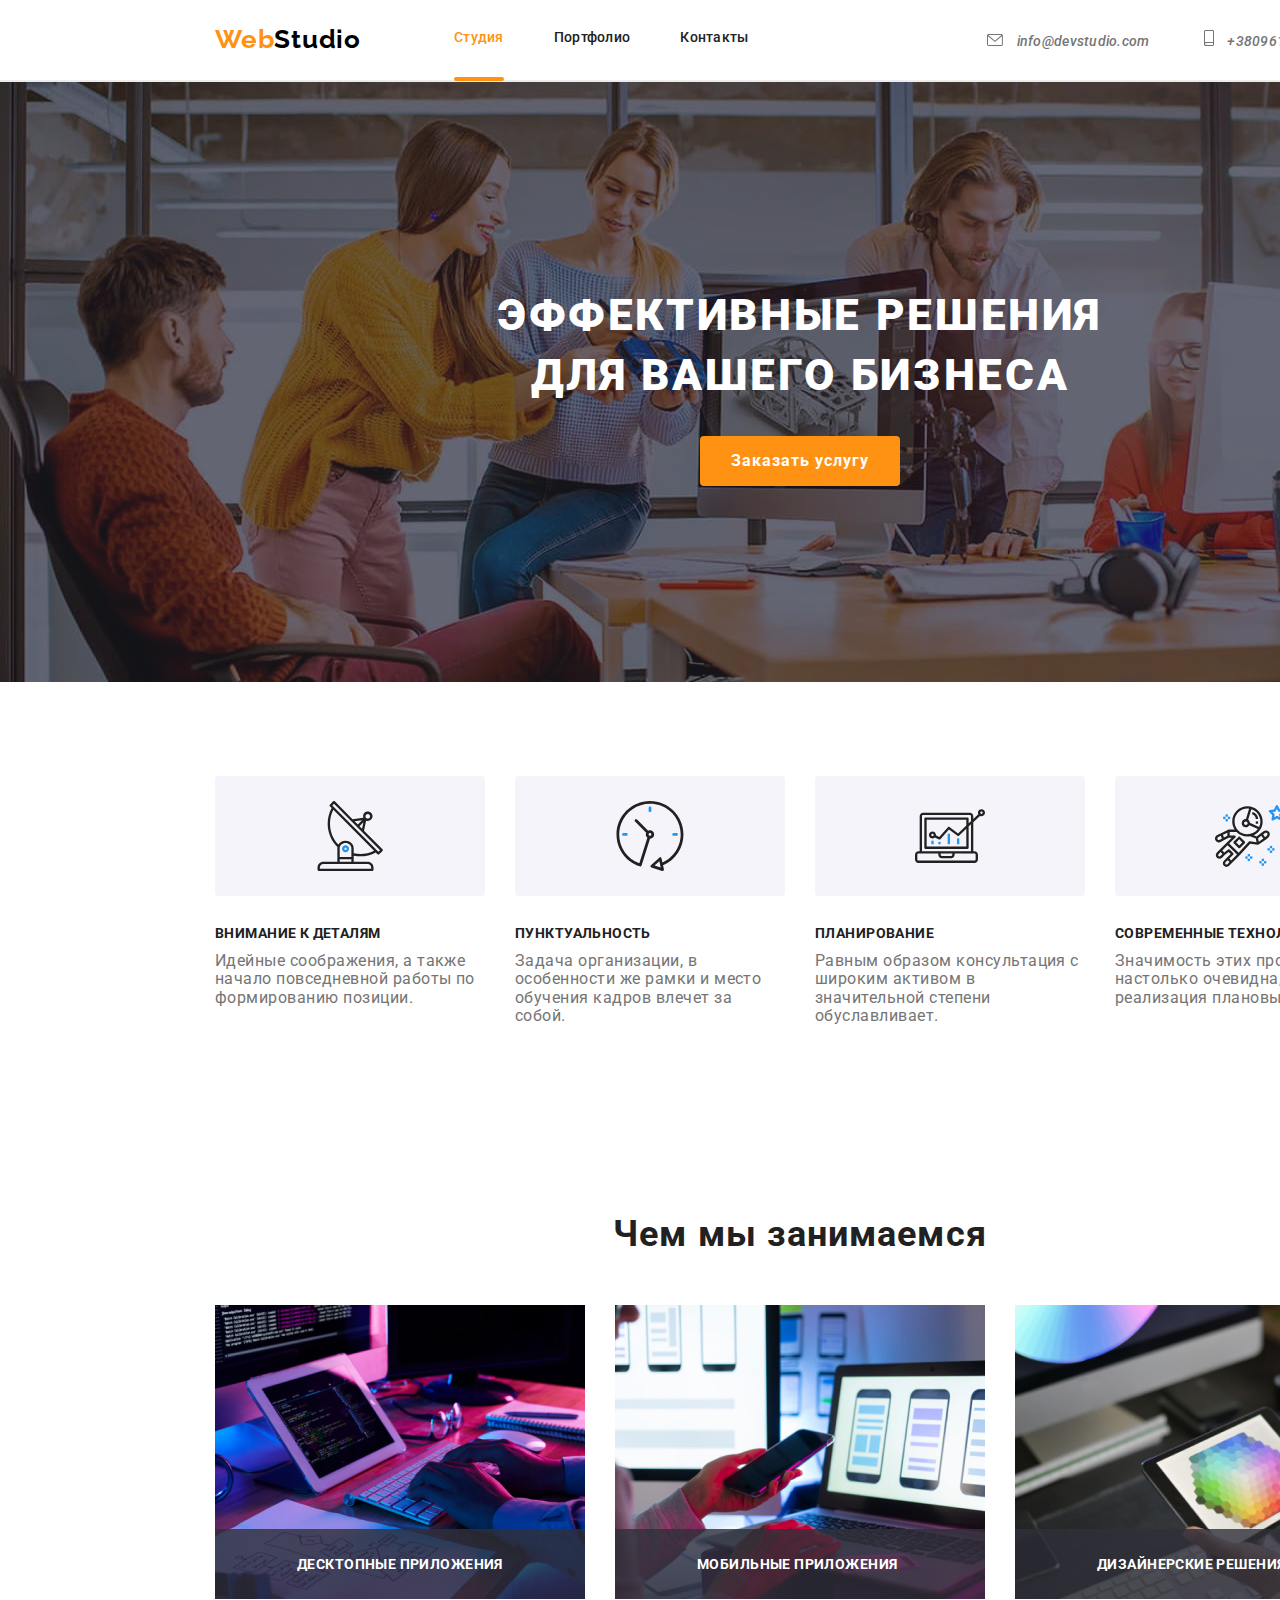
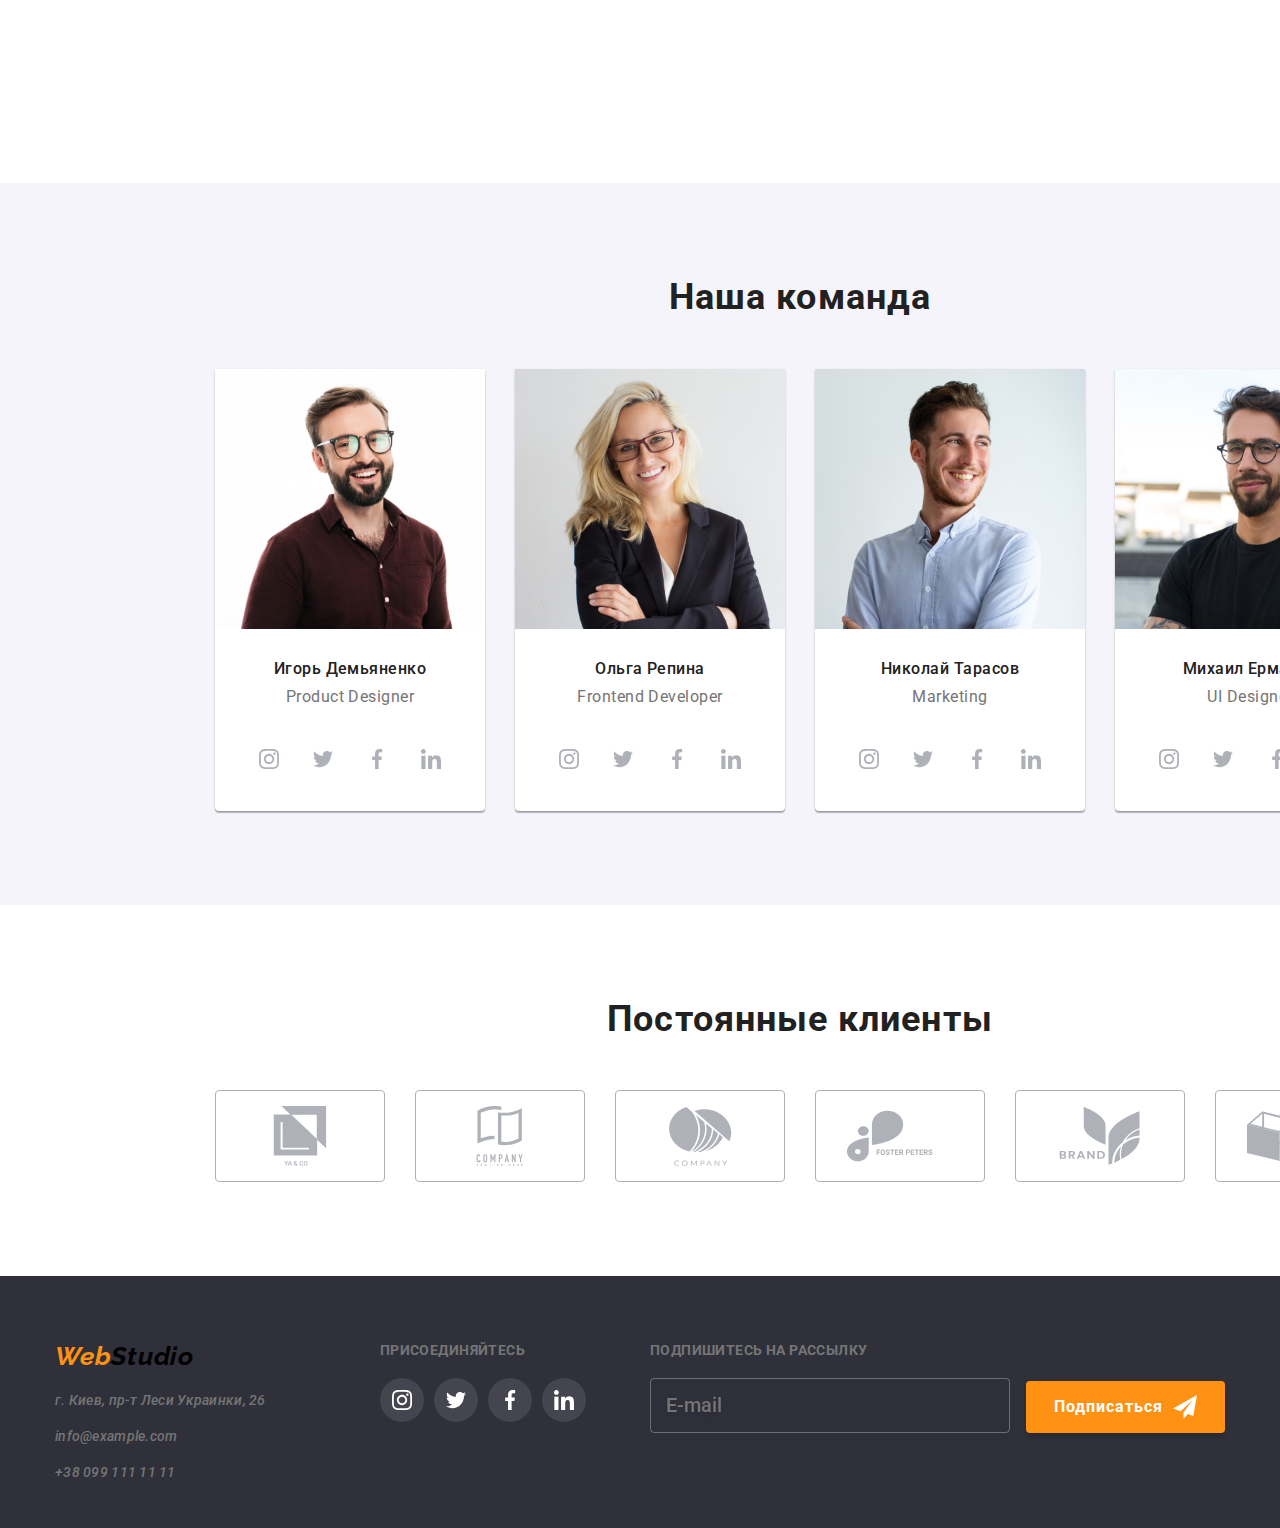
<file: index.html>
<!DOCTYPE html>
<html lang="ru">
  <head>
    <meta charset="UTF-8" />
    <meta http-equiv="X-UA-Compatible" content="IE=edge" />
    <meta name="viewport" content="width=device-width, initial-scale=1.0" />
    <link rel="preconnect" href="https://fonts.googleapis.com" />
    <link rel="preconnect" href="https://fonts.gstatic.com" crossorigin />
    <link
      href="https://fonts.googleapis.com/css2?family=Raleway:wght@700&family=Roboto:wght@400;500;700;900&display=swap"
      rel="stylesheet"
    />
    <link
      rel="stylesheet"
      href="https://cdnjs.cloudflare.com/ajax/libs/modern-normalize/1.0.0/modern-normalize.min.css"
    />
    <title>Document</title>
    <link rel="stylesheet" href="css/main.min.css" />
  </head>

  <body>
    <header class="header">
      <div class="conteiner">
        <a class="logo text-none" href="./"
          ><span class="logo-box">Web</span>Studio</a
        >
        <nav class="nav">
          <ul>
            <li>
              <a class="navigation-list current text-none" href="./">Студия</a>
            </li>
            <li>
              <a class="navigation-list text-none" href="./portfolio.html"
                >Портфолио</a
              >
            </li>
            <li><a class="navigation-list text-none" href="">Контакты</a></li>
          </ul>
        </nav>
        <address class="address-main">
          <a class="address-list text-none" href="mailto:info@devstudio.com">
            <svg class="envelope-icon">
              <use href="./SVG/sprite.svg#envelope"></use>
            </svg>
            info@devstudio.com</a
          >
          <a class="address-list text-none" href="tel:+380961111111">
            <svg class="smartphone-icon">
              <use href="./SVG/sprite.svg#smartphone"></use>
            </svg>
            +380961111111</a
          >
        </address>
      </div>
    </header>
    <main class="">
      <section class="company section">
        <h1 class="tagline">
          Эффективные решения <br />
          для вашего бизнеса
        </h1>
        <button class="button" type="button" data-modal-open>
          Заказать услугу
        </button>
      </section>
      <!-- section-benefits -->
      <section class="section">
        <div class="conteiner section-benefits">
          <ul>
            <li class="benefits-li">
              <div class="icon-box">
                <svg class="benefits-icon">
                  <use href="./SVG/sprite.svg#group"></use>
                </svg>
              </div>
              <h3 class="Benefits">Внимание к деталям</h3>
              <p>
                Идейные соображения, а также начало повседневной работы по
                формированию позиции.
              </p>
            </li>
            <li class="benefits-li">
              <div class="icon-box">
                <svg class="benefits-icon">
                  <use href="./SVG/sprite.svg#clock"></use>
                </svg>
              </div>
              <h3 class="Benefits">Пунктуальность</h3>
              <p>
                Задача организации, в особенности же рамки и место обучения
                кадров влечет за собой.
              </p>
            </li>
            <li class="benefits-li">
              <div class="icon-box">
                <svg class="benefits-icon">
                  <use href="./SVG/sprite.svg#diagram"></use>
                </svg>
              </div>
              <h3 class="Benefits">Планирование</h3>
              <p>
                Равным образом консультация с широким активом в значительной
                степени обуславливает.
              </p>
            </li>
            <li class="benefits-li">
              <div class="icon-box">
                <svg class="benefits-icon">
                  <use href="./SVG/sprite.svg#astronaut"></use>
                </svg>
              </div>
              <h3 class="Benefits">Современные технологии</h3>
              <p>
                Значимость этих проблем настолько очевидна, что реализация
                плановых заданий.
              </p>
            </li>
          </ul>
        </div>
      </section>
      <!-- about -->
      <section class="section">
        <div class="conteiner about">
          <h2 class="subtitle">Чем мы занимаемся</h2>
          <ul>
            <li class="about-li">
              <img src="images/box1.jpg" width="370" height="294" alt="pc" />
              <p class="about-overlay">Десктопные приложения</p>
            </li>
            <li class="about-li">
              <img
                src="images/box2.jpg"
                width="370"
                height="294"
                alt="telefon"
              />
              <p class="about-overlay">Мобильные приложения</p>
            </li>
            <li class="about-li">
              <img
                src="images/box3.jpg"
                width="370"
                height="294"
                alt="telefon"
              />
              <p class="about-overlay">Дизайнерские решения</p>
            </li>
          </ul>
        </div>
      </section>
      <!-- team -->
      <section class="team section">
        <div class="conteiner team-page">
          <h2 class="subtitle">Наша команда</h2>
          <ul>
            <li class="team-li">
              <img src="images/hero1.jpg" width="270" height="260" alt="hero" />
              <h3 class="hero">Игорь Демьяненко</h3>
              <p>Product Designer</p>
              <ul class="social">
                <li class="social-item">
                  <a
                    class="social-link"
                    href="https://instagram.com/tadejpogacar?igshid=YmMyMTA2M2Y="
                  >
                    <svg class="social-icon">
                      <use href="./SVG/sprite.svg#instagram"></use>
                    </svg>
                  </a>
                </li>
                <li>
                  <a class="social-link" href="">
                    <svg class="social-icon">
                      <use href="./SVG/sprite.svg#twitter"></use>
                    </svg>
                  </a>
                </li>
                <li>
                  <a class="social-link" href="">
                    <svg class="social-icon">
                      <use href="./SVG/sprite.svg#facebook"></use>
                    </svg>
                  </a>
                </li>
                <li>
                  <a class="social-link" href="">
                    <svg class="social-icon">
                      <use href="./SVG/sprite.svg#linkedin"></use>
                    </svg>
                  </a>
                </li>
              </ul>
            </li>
            <li class="team-li">
              <img src="images/hero2.jpg" width="270" height="260" alt="hero" />
              <h3 class="hero">Ольга Репина</h3>
              <p>Frontend Developer</p>
              <ul class="social">
                <li class="social-list">
                  <a class="social-link" href="">
                    <svg class="social-icon">
                      <use href="./SVG/sprite.svg#instagram"></use>
                    </svg>
                  </a>
                </li>
                <li>
                  <a class="social-link" href="">
                    <svg class="social-icon">
                      <use href="./SVG/sprite.svg#twitter"></use>
                    </svg>
                  </a>
                </li>
                <li>
                  <a class="social-link" href="">
                    <svg class="social-icon">
                      <use href="./SVG/sprite.svg#facebook"></use>
                    </svg>
                  </a>
                </li>
                <li>
                  <a class="social-link" href="">
                    <svg class="social-icon">
                      <use href="./SVG/sprite.svg#linkedin"></use>
                    </svg>
                  </a>
                </li>
              </ul>
            </li>
            <li class="team-li">
              <img src="images/hero3.jpg" width="270" height="260" alt="hero" />
              <h3 class="hero">Николай Тарасов</h3>
              <p>Marketing</p>
              <ul class="social">
                <li class="social-list">
                  <a class="social-link" href="">
                    <svg class="social-icon">
                      <use href="./SVG/sprite.svg#instagram"></use>
                    </svg>
                  </a>
                </li>
                <li>
                  <a class="social-link" href="">
                    <svg class="social-icon">
                      <use href="./SVG/sprite.svg#twitter"></use>
                    </svg>
                  </a>
                </li>
                <li>
                  <a class="social-link" href="">
                    <svg class="social-icon">
                      <use href="./SVG/sprite.svg#facebook"></use>
                    </svg>
                  </a>
                </li>
                <li>
                  <a class="social-link" href="">
                    <svg class="social-icon">
                      <use href="./SVG/sprite.svg#linkedin"></use>
                    </svg>
                  </a>
                </li>
              </ul>
            </li>
            <li class="team-li">
              <img src="images/hero4.jpg" width="270" height="260" alt="hero" />
              <h3 class="hero">Михаил Ермаков</h3>
              <p>UI Designer</p>
              <ul class="social">
                <li class="social-list">
                  <a class="social-link" href="">
                    <svg class="social-icon">
                      <use href="./SVG/sprite.svg#instagram"></use>
                    </svg>
                  </a>
                </li>
                <li>
                  <a class="social-link" href="">
                    <svg class="social-icon">
                      <use href="./SVG/sprite.svg#twitter"></use>
                    </svg>
                  </a>
                </li>
                <li>
                  <a class="social-link" href="">
                    <svg class="social-icon">
                      <use href="./SVG/sprite.svg#facebook"></use>
                    </svg>
                  </a>
                </li>
                <li>
                  <a class="social-link" href="">
                    <svg class="social-icon">
                      <use href="./SVG/sprite.svg#linkedin"></use>
                    </svg>
                  </a>
                </li>
              </ul>
            </li>
          </ul>
        </div>
      </section>
      <!-- description -->
      <section class="section">
        <div class="conteiner">
          <h2 class="subtitle">Постоянные клиенты</h2>
          <ul class="description-page">
            <li class="description-page-li">
              <a class="description-link" href="">
                <svg class="description-icon">
                  <use href="./SVG/sprite.svg#group1"></use>
                </svg>
              </a>
            </li>
            <li class="description-page-li">
              <a class="description-link" href="">
                <svg class="description-icon">
                  <use href="./SVG/sprite.svg#group2"></use>
                </svg>
              </a>
            </li>
            <li class="description-page-li">
              <a class="description-link" href="">
                <svg class="description-icon">
                  <use href="./SVG/sprite.svg#group3"></use>
                </svg>
              </a>
            </li>
            <li class="description-page-li">
              <a class="description-link" href="">
                <svg class="description-icon">
                  <use href="./SVG/sprite.svg#group4"></use>
                </svg>
              </a>
            </li>
            <li class="description-page-li">
              <a class="description-link" href="">
                <svg class="description-icon">
                  <use href="./SVG/sprite.svg#group5"></use>
                </svg>
              </a>
            </li>
            <li class="description-page-li">
              <a class="description-link" href="">
                <svg class="description-icon">
                  <use href="./SVG/sprite.svg#group6"></use>
                </svg>
              </a>
            </li>
          </ul>
        </div>
      </section>
    </main>
    <footer class="footer">
      <div class="conteiner">
        <address class="address">
          <a class="logo logo-footer text-none" href="./"
            ><span class="logo-box">Web</span>Studio</a
          >
          <br />
          <a
            class="address-list text-none"
            href="https://goo.gl/maps/74VDhGETHKudqdZ57"
            >г. Киев, пр-т Леси Украинки, 26</a
          >
          <br />
          <a class="address-list text-none" href="mailto:info@devstudio.com"
            >info@example.com</a
          >
          <br />
          <a class="address-list text-none" href="tel:+380991111111"
            >+38 099 111 11 11</a
          >
        </address>
        <div class="join-conteiner">
          <b class="join-item">присоединяйтесь</b>
          <ul class="join">
            <li class="join-list">
              <a class="join-link" href="">
                <svg class="join-icon">
                  <use href="./SVG/sprite.svg#instagram"></use>
                </svg>
              </a>
            </li>
            <li>
              <a class="join-link" href="">
                <svg class="join-icon">
                  <use href="./SVG/sprite.svg#twitter"></use>
                </svg>
              </a>
            </li>
            <li>
              <a class="join-link" href="">
                <svg class="join-icon">
                  <use href="./SVG/sprite.svg#facebook"></use>
                </svg>
              </a>
            </li>
            <li>
              <a class="join-link" href="">
                <svg class="join-icon">
                  <use href="./SVG/sprite.svg#linkedin"></use>
                </svg>
              </a>
            </li>
          </ul>
        </div>
        <form action="#" class="footer-form">
          <b class="join-item">Подпишитесь на рассылку</b>
          <br />
          <input class="footer-input" type="email" placeholder="E-mail" />
          <button class="btn-subscribe">Подписаться</button>
        </form>
      </div>
    </footer>
    <div class="backdrop is-hidden" data-modal>
      <div class="modal">
        <button type="button" class="modal-btn" data-modal-close>
          <svg
            class="modal-btn-close"
            width="11"
            height="11"
            viewBox="0 0 11 11"
          >
            <path
              d="M11 1.10786L9.89214 0L5.5 4.39214L1.10786 0L0 1.10786L4.39214 5.5L0 9.89214L1.10786 11L5.5 6.60786L9.89214 11L11 9.89214L6.60786 5.5L11 1.10786Z"
            />
          </svg>
        </button>
        <b class="modal-about">Оставьте свои данные, мы вам перезвоним</b>
        <form action="#" class="modal-form">
          <label class="modal-label">
            Имя
            <input type="text" name="user-name" class="modal-input" />
            <svg class="modal-svg">
              <use href="./SVG/sprite.svg#person"></use>
            </svg>
          </label>
          <label class="modal-label">
            Телефон
            <input type="tel" name="user-tel" class="modal-input" />
            <svg class="modal-svg">
              <use href="./SVG/sprite.svg#phone"></use>
            </svg>
          </label>
          <label class="modal-label">
            Почта
            <input type="email" name="user-email" class="modal-input" />
            <svg class="modal-svg">
              <use href="./SVG/sprite.svg#email"></use>
            </svg>
          </label>
          <label class="modal-label">
            Комментарий
            <textarea
              name="user-message"
              class="modal-texterea"
              placeholder="Введите текст"
            ></textarea>
          </label>
          <input
            type="checkbox"
            id="policy-check"
            name="user-policy"
            value="accord"
            class="modal-check-policy visually-hidden"
          />
          <label for="policy-check" class="modal-label-policy">
            Соглашаюсь с рассылкой и принимаю
            <a class="form-link" href="">Условия договора</a>
          </label>

          <button type="submit" class="modal-form-btn">Отправить</button>
        </form>
      </div>
    </div>
    <script src="./js/modal.js"></script>
  </body>
</html>
</file>
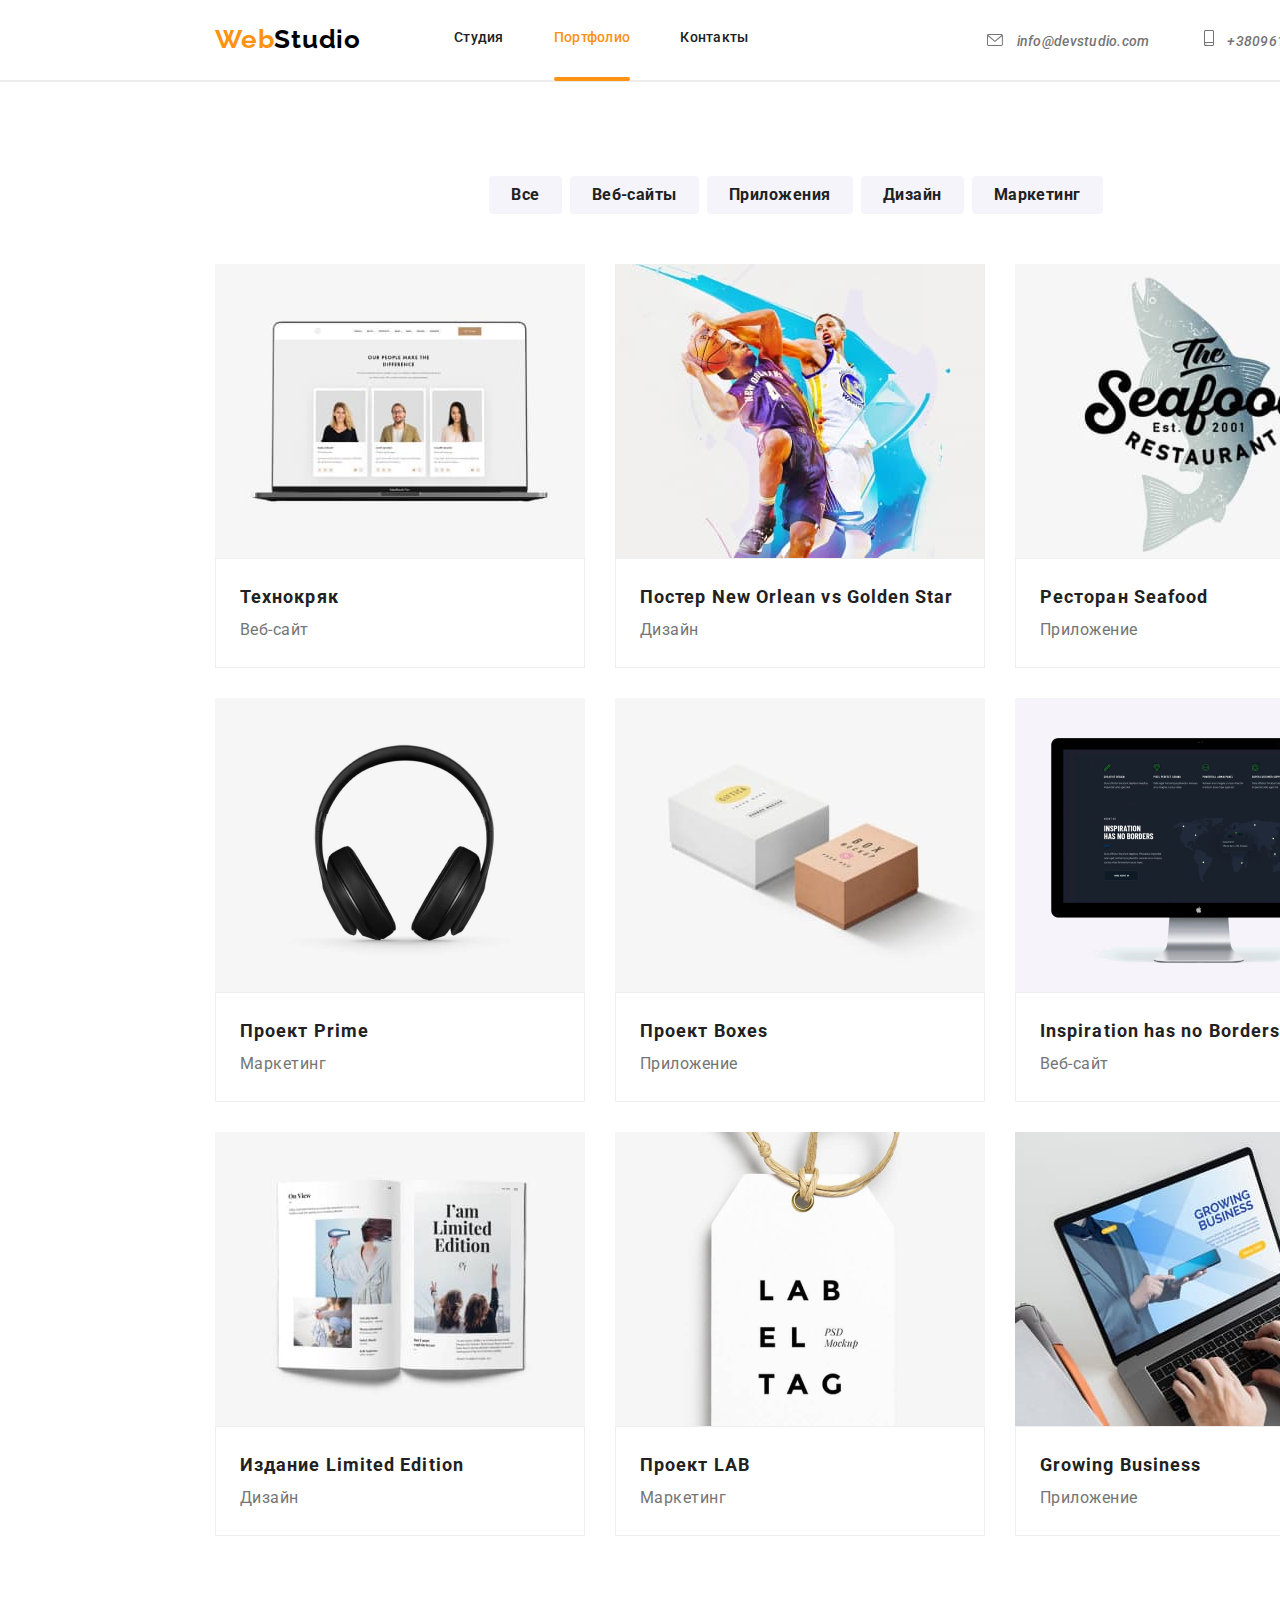
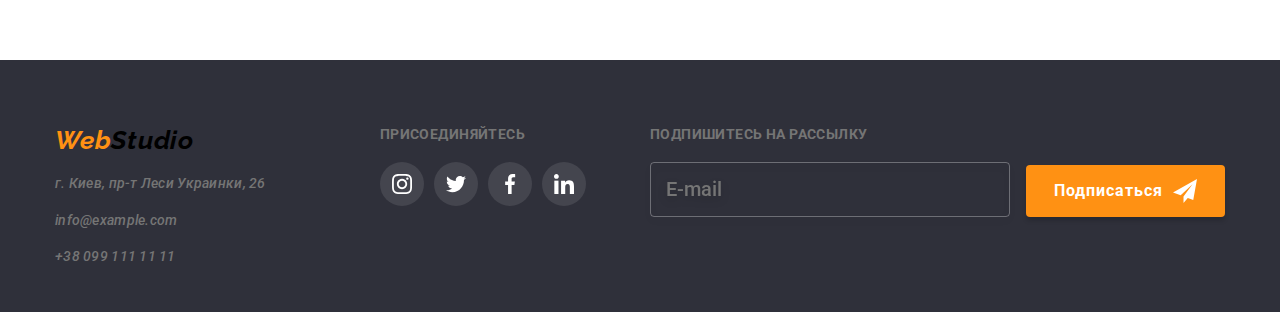
<file: portfolio.html>
<!DOCTYPE html>
<html lang="ru">
  <head>
    <meta charset="UTF-8" />
    <meta http-equiv="X-UA-Compatible" content="IE=edge" />
    <meta name="viewport" content="width=device-width, initial-scale=1.0" />
    <link rel="preconnect" href="https://fonts.googleapis.com" />
    <link rel="preconnect" href="https://fonts.gstatic.com" crossorigin />
    <link
      href="https://fonts.googleapis.com/css2?family=Raleway:wght@700&family=Roboto:wght@400;500;700;900&display=swap"
      rel="stylesheet"
    />
    <link
      rel="stylesheet"
      href="https://cdnjs.cloudflare.com/ajax/libs/modern-normalize/1.0.0/modern-normalize.min.css"
    />
    <title>Document</title>
    <link rel="stylesheet" href="css/main.min.css" />
  </head>

  <body>
    <header class="header">
      <div class="conteiner">
        <a class="logo text-none" href="./"
          ><span class="logo-box">Web</span>Studio</a
        >
        <nav class="nav">
          <ul>
            <li>
              <a class="navigation-list text-none" href="./">Студия</a>
            </li>
            <li>
              <a
                class="navigation-list text-none current"
                href="./portfolio.html"
                >Портфолио</a
              >
            </li>
            <li><a class="navigation-list text-none" href="">Контакты</a></li>
          </ul>
        </nav>
        <address class="address-main">
          <a class="address-list text-none" href="mailto:info@devstudio.com">
            <svg class="envelope-icon">
              <use href="./SVG/sprite.svg#envelope"></use>
            </svg>
            info@devstudio.com</a
          >
          <a class="address-list text-none" href="tel:+380961111111">
            <svg class="smartphone-icon">
              <use href="./SVG/sprite.svg#smartphone"></use>
            </svg>
            +380961111111</a
          >
        </address>
      </div>
    </header>
    <main class="section">
      <div class="conteiner">
        <ul class="portfolio-btn">
          <li>
            <button class="porfolio-button" type="button">Все</button>
          </li>
          <li>
            <button class="porfolio-button" type="button">Веб-сайты</button>
          </li>
          <li>
            <button class="porfolio-button" type="button">Приложения</button>
          </li>
          <li>
            <button class="porfolio-button" type="button">Дизайн</button>
          </li>
          <li>
            <button class="porfolio-button" type="button">Маркетинг</button>
          </li>
        </ul>

        <section class="porfolio-section">
          <ul class="porfolio-page">
            <li class="card">
              <a href="" class="card-link-wrapper text-none">
                <div class="card-imd-wrapper">
                  <img src="./porfolio/porfolio1.jpg" alt="" />
                  <p class="overlay">
                    Ресурс предлагает комплексные предложения с разным уровнем
                    функционала и сервисов. Все это позволит посетителю получить
                    исчерпывающие сведения о компании или частном лице.
                  </p>
                </div>
                <div class="card-about">
                  <h3 class="portfolio-header">Технокряк</h3>
                  <p class="card-text">Веб-сайт</p>
                </div>
              </a>
            </li>
            <li class="card">
              <a href="" class="card-link-wrapper text-none">
                <div class="card-imd-wrapper">
                  <img src="./porfolio/porfolio2.jpg" alt="" />
                  <p class="overlay">
                    Ресурс предлагает комплексные предложения с разным уровнем
                    функционала и сервисов. Все это позволит посетителю получить
                    исчерпывающие сведения о компании или частном лице.
                  </p>
                </div>
                <div class="card-about">
                  <h3 class="portfolio-header">
                    Постер New Orlean vs Golden Star
                  </h3>
                  <p class="card-text">Дизайн</p>
                </div>
              </a>
            </li>
            <li class="card">
              <a href="" class="card-link-wrapper text-none">
                <div class="card-imd-wrapper">
                  <img src="./porfolio/porfolio3.jpg" alt="" />
                  <p class="overlay">
                    Ресурс предлагает комплексные предложения с разным уровнем
                    функционала и сервисов. Все это позволит посетителю получить
                    исчерпывающие сведения о компании или частном лице.
                  </p>
                </div>
                <div class="card-about">
                  <h3 class="portfolio-header">Ресторан Seafood</h3>
                  <p class="card-text">Приложение</p>
                </div>
              </a>
            </li>
            <li class="card">
              <a href="" class="card-link-wrapper text-none">
                <div class="card-imd-wrapper">
                  <img src="./porfolio/porfolio4.jpg" alt="" />
                  <p class="overlay">
                    Ресурс предлагает комплексные предложения с разным уровнем
                    функционала и сервисов. Все это позволит посетителю получить
                    исчерпывающие сведения о компании или частном лице.
                  </p>
                </div>
                <div class="card-about">
                  <h3 class="portfolio-header">Проект Prime</h3>
                  <p class="card-text">Маркетинг</p>
                </div>
              </a>
            </li>
            <li class="card">
              <a href="" class="card-link-wrapper text-none">
                <div class="card-imd-wrapper">
                  <img src="./porfolio/porfolio5.jpg" alt="" />
                  <p class="overlay">
                    Ресурс предлагает комплексные предложения с разным уровнем
                    функционала и сервисов. Все это позволит посетителю получить
                    исчерпывающие сведения о компании или частном лице.
                  </p>
                </div>
                <div class="card-about">
                  <h3 class="portfolio-header">Проект Boxes</h3>
                  <p class="card-text">Приложение</p>
                </div>
              </a>
            </li>
            <li class="card">
              <a href="" class="card-link-wrapper text-none">
                <div class="card-imd-wrapper">
                  <img src="./porfolio/porfolio6.jpg" alt="" />
                  <p class="overlay">
                    Ресурс предлагает комплексные предложения с разным уровнем
                    функционала и сервисов. Все это позволит посетителю получить
                    исчерпывающие сведения о компании или частном лице.
                  </p>
                </div>
                <div class="card-about">
                  <h3 class="portfolio-header">Inspiration has no Borders</h3>
                  <p class="card-text">Веб-сайт</p>
                </div>
              </a>
            </li>
            <li class="card">
              <a href="" class="card-link-wrapper text-none">
                <div class="card-imd-wrapper">
                  <img src="./porfolio/porfolio7.jpg" alt="" />
                  <p class="overlay">
                    Ресурс предлагает комплексные предложения с разным уровнем
                    функционала и сервисов. Все это позволит посетителю получить
                    исчерпывающие сведения о компании или частном лице.
                  </p>
                </div>
                <div class="card-about">
                  <h3 class="portfolio-header">Издание Limited Edition</h3>
                  <p class="card-text">Дизайн</p>
                </div>
              </a>
            </li>
            <li class="card">
              <a href="" class="card-link-wrapper text-none">
                <div class="card-imd-wrapper">
                  <img src="./porfolio/porfolio8.jpg" alt="" />
                  <p class="overlay">
                    Ресурс предлагает комплексные предложения с разным уровнем
                    функционала и сервисов. Все это позволит посетителю получить
                    исчерпывающие сведения о компании или частном лице.
                  </p>
                </div>
                <div class="card-about">
                  <h3 class="portfolio-header">Проект LAB</h3>
                  <p class="card-text">Маркетинг</p>
                </div>
              </a>
            </li>
            <li class="card">
              <a href="" class="card-link-wrapper text-none">
                <div class="card-imd-wrapper">
                  <img src="./porfolio/porfolio9.jpg" alt="" />
                  <p class="overlay">
                    Ресурс предлагает комплексные предложения с разным уровнем
                    функционала и сервисов. Все это позволит посетителю получить
                    исчерпывающие сведения о компании или частном лице.
                  </p>
                </div>
                <div class="card-about">
                  <h3 class="portfolio-header">Growing Business</h3>
                  <p class="card-text">Приложение</p>
                </div>
              </a>
            </li>
          </ul>
        </section>
      </div>
    </main>
    <footer class="footer">
      <div class="conteiner">
        <address class="address">
          <a class="logo logo-footer text-none" href="./"
            ><span class="logo-box">Web</span>Studio</a
          >
          <br />
          <a
            class="address-list text-none"
            href="https://goo.gl/maps/74VDhGETHKudqdZ57"
            >г. Киев, пр-т Леси Украинки, 26</a
          >
          <br />
          <a class="address-list text-none" href="mailto:info@devstudio.com"
            >info@example.com</a
          >
          <br />
          <a class="address-list text-none" href="tel:+380991111111"
            >+38 099 111 11 11</a
          >
        </address>
        <div class="join-conteiner">
          <b class="join-item">присоединяйтесь</b>
          <ul class="join">
            <li class="join-list">
              <a class="join-link" href="">
                <svg class="join-icon">
                  <use href="./SVG/sprite.svg#instagram"></use>
                </svg>
              </a>
            </li>
            <li>
              <a class="join-link" href="">
                <svg class="join-icon">
                  <use href="./SVG/sprite.svg#twitter"></use>
                </svg>
              </a>
            </li>
            <li>
              <a class="join-link" href="">
                <svg class="join-icon">
                  <use href="./SVG/sprite.svg#facebook"></use>
                </svg>
              </a>
            </li>
            <li>
              <a class="join-link" href="">
                <svg class="join-icon">
                  <use href="./SVG/sprite.svg#linkedin"></use>
                </svg>
              </a>
            </li>
          </ul>
        </div>
        <form action="#" class="footer-form">
          <b class="join-item">Подпишитесь на рассылку</b>
          <br />
          <input class="footer-input" type="email" placeholder="E-mail" />
          <button class="btn-subscribe">Подписаться</button>
        </form>
      </div>
    </footer>
  </body>
</html>
</file>
<file: css/main.min.css>
body{font-family:"Roboto",sans-serif;color:#757575;font-weight:400;letter-spacing:.03em}h1,h2,h3,h4,p{margin:0}ul,ol{margin:0;padding:0}ul{list-style:none}.text-none{text-decoration:none}img{display:block}.conteiner{width:1200px;margin:0 auto;padding-left:15px;padding-right:15px}.section{width:1600px;padding-top:94px;padding-bottom:94px;margin:0 auto}.visually-hidden{position:absolute !important;clip:rect(1px 1px 1px 1px);padding:0 !important;border:0 !important;height:1px !important;width:1px !important;overflow:hidden}.logo{font-family:"Raleway";font-weight:700;font-size:26px;line-height:1.2;letter-spacing:.03em;color:#000;display:inline-block;margin-right:93px}.logo-box{color:#ff9113}.header .conteiner{display:flex;align-items:center;height:80px}nav>ul{display:flex}.header{margin:0 auto;width:1600px;background-color:#fff;border-bottom:2px solid #ececec}.navigation-list{margin-right:50px;transition:color 258ms cubic-bezier(0.4, 0, 0.2, 1)}.address-main{margin-left:auto}.navigation-list:hover,.navigation-list:focus{color:#ff9113}.navigation-list,.address-list{color:#212121;font-weight:500;font-size:14px;line-height:1.14;letter-spacing:.02em}.address-list{color:#757575;margin-right:50px;transition:color 258ms cubic-bezier(0.4, 0, 0.2, 1)}.address-list:hover,.address-list:focus,.current{color:#ff9113}.current::after{display:block;content:"";width:100%;height:4px;background-color:#ff9113;border-radius:2px;transform:translateY(31px)}.navigation-list{display:block}.envelope-icon{width:16px;height:12px;fill:#757575;margin-right:10px}.address-list:hover .envelope-icon,.address-list:focus .envelope-icon{fill:#ff9113}.smartphone-icon{width:10px;height:16px;fill:#757575;margin-right:10px}.address-list:hover .smartphone-icon,.address-list:focus .smartphone-icon{fill:#ff9113}.company{max-width:1600px;height:600px;background:#2f303a;text-align:center;background-image:linear-gradient(rgba(47, 48, 58, 0.4), rgba(47, 48, 58, 0.4)),url(../images/new_photo.jpg)}.button{background:#ff9113;color:#fff;font-weight:700;font-size:16px;line-height:1.87;letter-spacing:.06em;cursor:pointer;margin-top:30px;border:0ch;border-radius:4px;width:200px;height:50px}.tagline{font-weight:900;font-size:44px;line-height:1.36;letter-spacing:.06em;text-transform:uppercase;margin-top:110px;color:#fff}.section-benefits>ul{display:flex}.benefits-li{margin-right:30px}.Benefits{font-weight:700;font-size:14px;line-height:1.14;letter-spacing:.03em;text-transform:uppercase;color:#212121;margin-top:30px;margin-bottom:10px}.icon-box{width:270px;height:120px;background:#f5f4fa;border-radius:4px;display:flex;align-items:center;justify-content:center}.benefits-icon{width:70px;height:70px}.subtitle{font-weight:700;font-size:36px;line-height:1.16;text-align:center;letter-spacing:.03em;color:#212121;margin-bottom:50px}.about>ul{display:flex}.about-li{margin-right:30px;margin-bottom:90px;position:relative}.about-overlay{padding:27px 82px;background:rgba(47,48,58,.8);color:#fff;position:absolute;bottom:0;width:100%;font-weight:700;font-size:14px;letter-spacing:.03em;text-transform:uppercase}.team{background:#f5f4fa}.team-li>p{margin:10px auto 30px auto;text-align:center}.team-page>ul{display:flex}.team-li{margin-right:30px;background-color:#fff;box-shadow:0px 1px 3px rgba(0,0,0,.12),0px 1px 1px rgba(0,0,0,.14),0px 2px 1px rgba(0,0,0,.2);border-radius:0px 0px 4px 4px}.hero{font-weight:500;font-size:16px;line-height:1.2;text-align:center;color:#212121;margin-top:30px}.social{display:flex;justify-content:space-between;margin-bottom:30px;margin-left:32px;margin-right:32px}.social-icon{width:20px;height:20px;fill:#afb1b8}.social-link{display:flex;align-items:center;justify-content:center;border-radius:50%;width:44px;height:44px;transition:258ms cubic-bezier(0.4, 0, 0.2, 1)}.social-link:focus,.social-link:hover{background-color:#ff9113}.social-link:hover .social-icon,.social-link:focus .social-icon{fill:#fff}.description-page{display:flex;margin-top:50px}.description-page-li:not(:last-child){margin-right:30px}.description-link{display:flex;width:170px;height:92px;border:1px solid #afb1b8;border-radius:4px;align-items:center;justify-content:center}.description-icon{width:106px;height:60px;fill:#afb1b8;transition:fill 258ms cubic-bezier(0.4, 0, 0.2, 1)}.description-link:focus .description-icon,.description-link:hover .description-icon{fill:#ff9113}.description-link:hover{border:1px solid #ff9113}.footer .conteiner{display:flex;justify-content:space-between}.footer{background-color:#2f303a;height:252px;padding-top:65px}.address .address-list{display:inline-block;margin-top:20px}.address{display:inline-block}.footer-input{width:360px;padding:15px;margin-right:12px;background-color:rgba(0,0,0,0);border:1px solid rgba(255,255,255,.3);filter:drop-shadow(0px 4px 4px rgba(0, 0, 0, 0.15));border-radius:4px;font-weight:500;font-size:20px;color:#fff}.footer-input:focus{outline:none}.btn-subscribe{display:inline-flex;align-items:center;padding:10px 28px;background-color:#ff9113;box-shadow:0px 4px 4px rgba(0,0,0,.15);border-radius:4px;cursor:pointer;color:#fff;font-weight:700;font-size:16px;line-height:2;letter-spacing:.06em;border:none}.btn-subscribe::after{margin-left:10px;content:"";width:24px;height:24px;background-image:url(../SVG/icon-send.svg);background-size:contain}.join-conteiner{width:206px;height:80px;display:inline-block}.join-item{display:inline-block;font-weight:700;font-size:14px;line-height:16px;letter-spacing:.03em;text-transform:uppercase;color:#757575;margin-bottom:20px}.join{display:flex;justify-content:space-between}.join-link{display:flex;justify-content:center;align-items:center;width:44px;height:44px;background-color:rgba(255,255,255,.1);border-radius:50%;transition:background-color 258ms cubic-bezier(0.4, 0, 0.2, 1)}.join-icon{width:20px;height:20px;fill:#fff}.join-link:hover,.join-link:focus{background-color:#ff9113}.portfolio-btn{display:flex;justify-content:center}.porfolio-button{cursor:pointer;background:#f5f4fa;font-weight:700;font-size:16px;line-height:1.6;letter-spacing:.03em;color:#212121;border:0ch;border-radius:4px;height:38px;margin-right:8px;margin-bottom:50px;padding:6px 22px 6px 22px}.porfolio-button:hover,.porfolio-button:focus{background:#ff9113;color:#fff;box-shadow:0px 3px 1px rgba(0,0,0,.1),0px 1px 2px rgba(0,0,0,.08),0px 2px 2px rgba(0,0,0,.12);transition:box-shadow 250ms cubic-bezier(0.4, 0, 0.2, 1)}.card-link-wrapper:hover,.card-link-wrapper:focus{box-shadow:0px 1px 1px rgba(0,0,0,.12),0px 4px 4px rgba(0,0,0,.06),1px 4px 6px rgba(0,0,0,.16);cursor:pointer;transition:box-shadow 250ms cubic-bezier(0.4, 0, 0.2, 1)}.card{margin-bottom:30px}.card-about{width:370px;height:110px;padding:20px 24px;border:1px solid #eee}.portfolio-header{font-weight:700;font-size:18px;line-height:2;letter-spacing:.06em;color:#212121}.card-text{font-size:16px;line-height:1.9;letter-spacing:.03em;color:#757575}.porfolio-section>ul{display:flex;flex-wrap:wrap;justify-content:space-between}.card-imd-wrapper{position:relative;overflow:hidden}.overlay{position:absolute;left:0;top:0;width:100%;height:100%;background-color:rgba(33,150,243,.9);color:#fff;padding:60px 30px;font-size:18px;line-height:1.55;letter-spacing:.03em;transform:translateY(100%);transition:transform 258ms cubic-bezier(0.4, 0, 0.2, 1)}.card-link-wrapper:hover .overlay,.card-link-wrapper:focus .overlay{transform:translateY(0)}.card-link-wrapper{display:block}.backdrop{position:fixed;top:0;left:0;width:100%;height:100%;background:rgba(0,0,0,.2);transition:258ms cubic-bezier(0.4, 0, 0.2, 1)}.is-hidden{opacity:0;pointer-events:none;visibility:hidden}.modal{position:absolute;top:50%;left:50%;transform:translate(-50%, -50%);width:530px;height:580px;background-color:#fff;box-shadow:0px 1px 3px rgba(0,0,0,.12),0px 1px 1px rgba(0,0,0,.14),0px 2px 1px rgba(0,0,0,.2);border-radius:4px;padding:40px}.modal-btn{position:absolute;right:8px;top:8px;width:30px;height:30px;border-radius:50%;border:1px solid rgba(0,0,0,.1);background:rgba(0,0,0,0);cursor:pointer}.modal-btn:hover .modal-btn-close,.modal-btn:focus .modal-btn-close{fill:#2196f3}.modal-btn-close{transition:fill 258ms cubic-bezier(0.4, 0, 0.2, 1)}.modal-about{font-weight:700;font-size:20px;line-height:1.15;letter-spacing:.03em;color:#212121}.modal-form{display:flex;flex-direction:column}.modal-form-btn{padding:10px 55px;display:block;min-width:200px;cursor:pointer;background-color:#ff9113;font-weight:700;font-size:16px;line-height:2;letter-spacing:.06em;color:#fff;box-shadow:0px 4px 4px rgba(0,0,0,.15);border-radius:4px;border:none;align-self:center;margin-top:28px}.modal-input{display:block;width:100%;border:1px solid rgba(33,33,33,.2);border-radius:4px;height:40px;padding-left:42px;transition:border 258ms cubic-bezier(0.4, 0, 0.2, 1);margin-top:4px}.modal-input:focus{outline:none;border:1px solid #ff9113;font-weight:500;font-size:14px;line-height:1.2}.modal-svg{position:absolute;left:12px;bottom:10px;width:18px;height:18px;fill:#212121;transition:fill 258ms cubic-bezier(0.4, 0, 0.2, 1)}.modal-input:focus+.modal-svg{fill:#ff9113}.modal-label{position:relative;font-weight:400;font-size:12px;line-height:14px;letter-spacing:.01em;color:#757575;margin-top:10px}.modal-texterea{margin-top:4px;display:block;border:1px solid rgba(33,33,33,.2);border-radius:4px;outline:none;width:100%;height:120px;resize:none;padding:12px 16px;transition:border 258ms cubic-bezier(0.4, 0, 0.2, 1);font-weight:500;font-size:14px;line-height:1.143;letter-spacing:.01em;margin-bottom:20px}.modal-texterea:focus{border:1px solid #ff9113}.modal-texterea::placeholder{color:rgba(117,117,117,.5)}.form-link{color:#ff9113}.modal-label-policy::before{content:"";display:inline-block;width:16px;height:15px;outline:2px solid #212121;border-radius:2px;background-color:#fff;margin-right:9px}.modal-label-policy{font-weight:400;font-size:14px;line-height:2;letter-spacing:.03em;margin-left:auto;margin-right:auto}.modal-check-policy:checked+.modal-label-policy::before{background-image:url("../SVG/icon-check.svg");outline:none}/*# sourceMappingURL=main.min.css.map */
</file>
